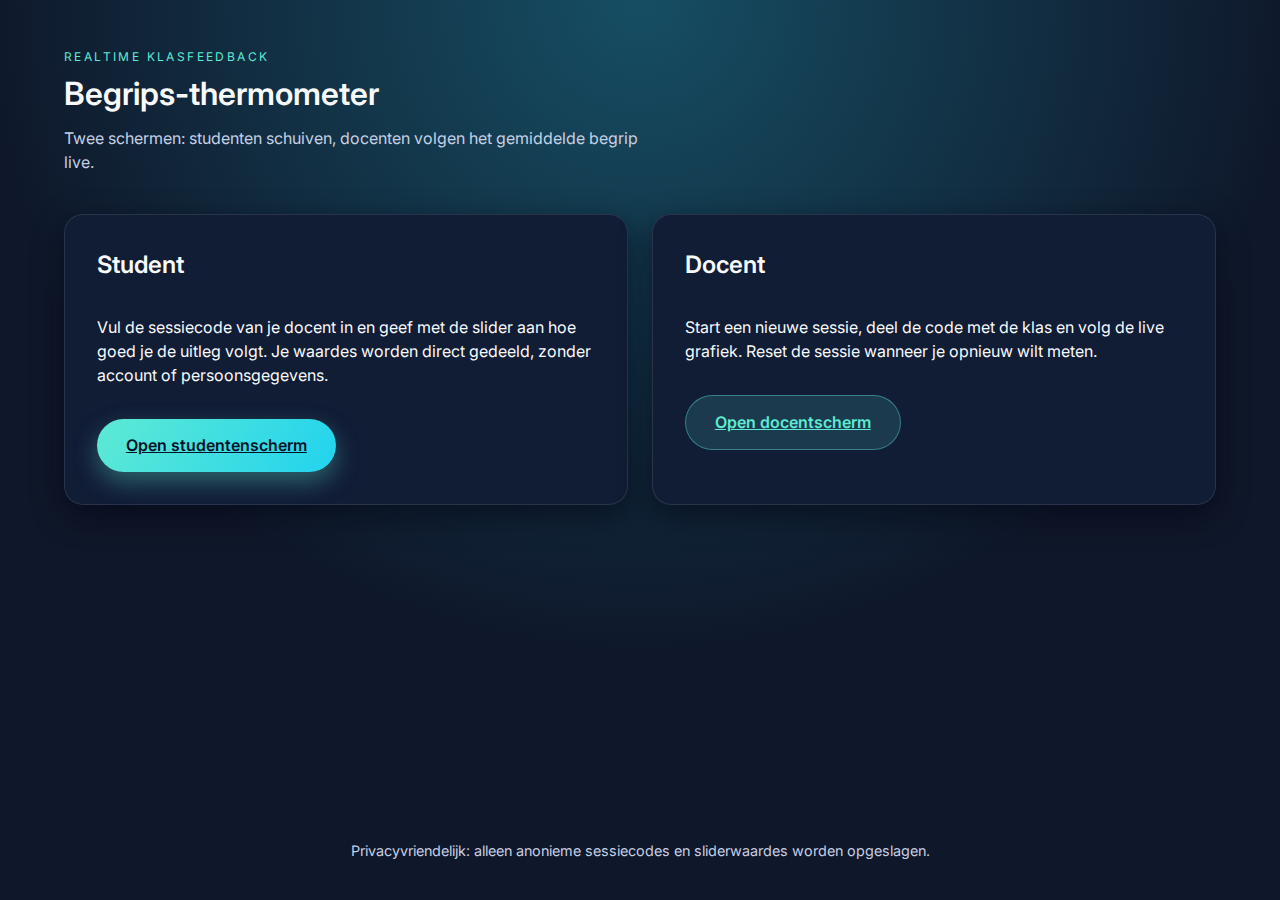
<file: index.html>
<!DOCTYPE html>
<html lang="nl">
  <head>
    <meta charset="UTF-8" />
    <meta name="viewport" content="width=device-width, initial-scale=1.0" />
    <title>Begrips-thermometer</title>
    <link rel="stylesheet" href="css/styles.css" />
  </head>
  <body class="landing">
    <header class="page-header">
      <div>
        <p class="eyebrow">Realtime klasfeedback</p>
        <h1>Begrips-thermometer</h1>
        <p class="subtitle">
          Twee schermen: studenten schuiven, docenten volgen het gemiddelde begrip live.
        </p>
      </div>
    </header>

    <main class="landing-main">
      <section class="card-grid">
        <article class="card">
          <h2>Student</h2>
          <p>
            Vul de sessiecode van je docent in en geef met de slider aan hoe goed je de uitleg volgt.
            Je waardes worden direct gedeeld, zonder account of persoonsgegevens.
          </p>
          <a class="primary-btn" href="student.html">Open studentenscherm</a>
        </article>
        <article class="card">
          <h2>Docent</h2>
          <p>
            Start een nieuwe sessie, deel de code met de klas en volg de live grafiek. Reset de sessie
            wanneer je opnieuw wilt meten.
          </p>
          <a class="secondary-btn" href="docent.html">Open docentscherm</a>
        </article>
      </section>
    </main>

    <footer class="page-footer">
      <p>Privacyvriendelijk: alleen anonieme sessiecodes en sliderwaardes worden opgeslagen.</p>
    </footer>
  </body>
</html>
</file>
<file: css/styles.css>
@import url("https://fonts.googleapis.com/css2?family=Inter:wght@400;500;600;700&display=swap");

:root {
  color-scheme: light;
  font-family: "Inter", system-ui, -apple-system, BlinkMacSystemFont, "Segoe UI", sans-serif;
  --bg: #0f172a;
  --card: #111c35;
  --card-soft: #162443;
  --text: #f8fafc;
  --muted: #c6d0e4;
  --border: rgba(255, 255, 255, 0.1);
  --accent: #5eead4;
  --accent-strong: #22d3ee;
  --danger: #f43f5e;
  --warning: #fbbf24;
  --success: #22c55e;
}

*,
*::before,
*::after {
  box-sizing: border-box;
}

body {
  margin: 0;
  min-height: 100vh;
  background: radial-gradient(circle at top, #1e3a8a, #0f172a 50%);
  color: var(--text);
  font-size: 16px;
  line-height: 1.5;
  display: flex;
  flex-direction: column;
}

body.locked {
  overflow: hidden;
}

body.locked main,
body.locked header,
body.locked footer {
  filter: blur(8px);
  pointer-events: none;
  user-select: none;
}

.landing {
  background: radial-gradient(circle at top, #164e63, #0f172a 60%);
}

a {
  color: inherit;
}

main {
  width: min(1200px, 100%);
  margin: 0 auto;
  padding: 0 1.5rem 2rem;
  flex: 1;
}

.page-header {
  width: min(1200px, 100%);
  margin: 0 auto;
  padding: 3rem 1.5rem 1.5rem;
}

.page-header.compact {
  padding-bottom: 0.5rem;
}

.page-footer {
  margin: 0 auto;
  width: min(1200px, 100%);
  padding: 1.5rem;
  color: var(--muted);
  font-size: 0.9rem;
  text-align: center;
}

.page-footer.compact {
  padding-top: 0.5rem;
}

.eyebrow {
  letter-spacing: 0.2em;
  text-transform: uppercase;
  font-size: 0.75rem;
  color: var(--accent);
  margin: 0 0 0.25rem;
}

h1,
h2,
h3 {
  margin: 0;
  font-weight: 600;
}

.subtitle {
  margin-top: 0.5rem;
  color: var(--muted);
  max-width: 60ch;
}

.landing-main {
  padding-top: 0;
}

.card-grid {
  display: grid;
  grid-template-columns: repeat(auto-fit, minmax(280px, 1fr));
  gap: 1.5rem;
}

.card {
  background: var(--card);
  border-radius: 1.2rem;
  padding: 2rem;
  border: 1px solid var(--border);
  box-shadow: 0 10px 30px rgba(3, 7, 18, 0.6);
  display: flex;
  flex-direction: column;
  gap: 1rem;
}

.primary-btn,
.secondary-btn,
.ghost-btn {
  border: none;
  border-radius: 999px;
  padding: 0.9rem 1.8rem;
  font-size: 1rem;
  font-weight: 600;
  cursor: pointer;
  transition: transform 0.2s ease, box-shadow 0.2s ease, background 0.2s ease;
  text-align: center;
}

.primary-btn {
  background: linear-gradient(120deg, var(--accent), var(--accent-strong));
  color: #051327;
  box-shadow: 0 10px 25px rgba(94, 234, 212, 0.35);
}

.primary-btn:hover {
  transform: translateY(-1px);
}

.secondary-btn {
  background: rgba(94, 234, 212, 0.15);
  color: var(--accent);
  border: 1px solid rgba(94, 234, 212, 0.4);
}

.ghost-btn {
  background: transparent;
  border: 1px solid var(--border);
  color: var(--muted);
}

.ghost-btn:disabled {
  opacity: 0.4;
  cursor: not-allowed;
}

.content-card {
  background: var(--card);
  border-radius: 1.2rem;
  padding: 2rem;
  border: 1px solid var(--border);
  box-shadow: 0 15px 40px rgba(2, 6, 23, 0.7);
  display: flex;
  flex-direction: column;
  gap: 2rem;
}

.stack {
  display: flex;
  flex-direction: column;
}

.gap {
  gap: 0.5rem;
}

.input-row {
  display: flex;
  gap: 0.75rem;
}

input[type="text"] {
  flex: 1;
  border-radius: 0.9rem;
  border: 1px solid var(--border);
  background: rgba(15, 23, 42, 0.4);
  padding: 0.9rem 1rem;
  font-size: 1.1rem;
  color: var(--text);
  outline: none;
  transition: border 0.2s ease;
}

input[type="text"]:focus {
  border-color: var(--accent);
}

.form-hint {
  color: var(--muted);
  font-size: 0.9rem;
  margin: 0;
}

.status-message {
  min-height: 1.2rem;
  font-size: 0.9rem;
  color: var(--muted);
}

.status-message.error {
  color: var(--danger);
}

.hidden {
  display: none;
}

#sliderSection {
  display: flex;
  flex-direction: column;
  gap: 1rem;
}

.question-title {
  font-size: 1.15rem;
  font-weight: 600;
  margin: 0;
}

.slider-header {
  display: flex;
  justify-content: space-between;
  font-weight: 600;
}

input[type="range"] {
  -webkit-appearance: none;
  appearance: none;
  width: 100%;
  height: 20px;
  border-radius: 999px;
  background: linear-gradient(90deg, #ef4444, #f97316, #22c55e);
  outline: none;
  transition: box-shadow 0.2s ease;
}

input[type="range"]::-webkit-slider-thumb {
  -webkit-appearance: none;
  appearance: none;
  width: 28px;
  height: 28px;
  border-radius: 50%;
  background: var(--thumb-color, #fff);
  border: 3px solid rgba(255, 255, 255, 0.65);
  box-shadow: 0 6px 16px rgba(0, 0, 0, 0.4);
  cursor: grab;
}

input[type="range"]::-moz-range-thumb {
  width: 28px;
  height: 28px;
  border-radius: 50%;
  background: var(--thumb-color, #fff);
  border: 3px solid rgba(255, 255, 255, 0.65);
  box-shadow: 0 6px 16px rgba(0, 0, 0, 0.4);
  cursor: grab;
}

.value-label {
  font-size: 2rem;
  font-weight: 600;
  text-align: center;
  color: var(--accent);
  margin: 0;
}

.privacy-note {
  color: var(--muted);
  font-size: 0.85rem;
  text-align: center;
  margin: 0;
}

.docent-grid {
  display: grid;
  grid-template-columns: repeat(auto-fit, minmax(320px, 1fr));
  gap: 1.5rem;
  padding-top: 0;
}

.session-card,
.chart-card {
  background: var(--card);
  border-radius: 1.2rem;
  border: 1px solid var(--border);
  padding: 2rem;
  box-shadow: 0 15px 40px rgba(2, 6, 23, 0.7);
  display: flex;
  flex-direction: column;
  gap: 1.25rem;
}

.session-code {
  display: flex;
  flex-direction: column;
  gap: 0.3rem;
  font-size: 1.1rem;
}

.session-code strong {
  font-size: 3rem;
  letter-spacing: 0.2em;
}

.button-row {
  display: flex;
  flex-wrap: wrap;
  gap: 0.75rem;
}

.stats-grid {
  display: grid;
  grid-template-columns: repeat(2, minmax(0, 1fr));
  gap: 1rem;
  padding-top: 0.5rem;
}

.question-picker {
  border-top: 1px solid var(--border);
  padding-top: 1.5rem;
}

.question-options {
  display: grid;
  gap: 0.75rem;
  margin-top: 0.75rem;
}

.question-option {
  display: flex;
  align-items: flex-start;
  gap: 0.75rem;
  border: 1px solid var(--border);
  border-radius: 1rem;
  padding: 0.85rem 1rem;
  background: rgba(255, 255, 255, 0.02);
  cursor: pointer;
  transition: border 0.2s ease, background 0.2s ease;
}

.question-option input {
  margin-top: 0.3rem;
}

.question-option strong {
  display: block;
  margin-bottom: 0.2rem;
}

.question-option.active {
  border-color: var(--accent);
  background: rgba(94, 234, 212, 0.08);
}

.huge {
  font-size: 2.5rem;
  font-weight: 600;
  margin: 0.2rem 0 0;
}

.chart-header h2 {
  margin-bottom: 0.3rem;
}

.active-question {
  background: rgba(15, 23, 42, 0.4);
  border: 1px solid var(--border);
  border-radius: 0.9rem;
  padding: 1rem 1.25rem;
}

.question-label-row {
  display: flex;
  justify-content: space-between;
  font-weight: 600;
  gap: 1rem;
  font-size: 0.95rem;
  color: var(--muted);
}

.live-meter {
  display: flex;
  flex-direction: column;
  gap: 0.85rem;
  margin-top: 1rem;
}

.meter-track {
  position: relative;
  height: 62px;
  border-radius: 999px;
  border: 1px solid var(--border);
  overflow: hidden;
  background: rgba(15, 23, 42, 0.8);
}

.meter-gradient {
  position: absolute;
  inset: 0;
  background: linear-gradient(90deg, #f43f5e 0%, #f97316 50%, #22c55e 100%);
  opacity: 0.35;
}

.meter-track.empty .meter-gradient {
  opacity: 0.15;
}

.meter-pointer {
  position: absolute;
  top: 50%;
  left: 0%;
  transform: translate(-50%, -50%);
  background: var(--accent);
  padding: 0.5rem 0.9rem;
  border-radius: 999px;
  font-weight: 600;
  color: #031017;
  box-shadow: 0 10px 25px rgba(3, 7, 18, 0.45);
  transition: left 0.2s ease, background 0.2s ease;
  pointer-events: none;
}

.meter-scale {
  display: flex;
  justify-content: space-between;
  font-weight: 600;
  color: var(--muted);
}

.chart-footer {
  color: var(--muted);
  font-size: 0.85rem;
  margin: 0;
}

.landing .card a {
  align-self: flex-start;
}

.input-row button {
  flex-shrink: 0;
}

.status-message.success {
  color: var(--success);
}

body.session-live .chart-card {
  grid-column: span 2;
  min-height: 500px;
}

body.session-live .docent-grid {
  grid-template-columns: minmax(320px, 360px) 1fr;
}

@media (max-width: 1024px) {
  body.session-live .chart-card {
    grid-column: span 1;
  }

  body.session-live .docent-grid {
    grid-template-columns: 1fr;
  }
}

.pin-gate {
  position: fixed;
  inset: 0;
  background: rgba(2, 6, 23, 0.92);
  backdrop-filter: blur(8px);
  z-index: 999;
  display: flex;
  align-items: center;
  justify-content: center;
  padding: 1.5rem;
}

.pin-gate.hidden {
  display: none;
}

.pin-card {
  background: var(--card);
  border-radius: 1.2rem;
  border: 1px solid var(--border);
  padding: 2rem;
  width: min(420px, 100%);
  box-shadow: 0 25px 60px rgba(2, 6, 23, 0.8);
}

.pin-card h2 {
  margin: 0 0 0.5rem;
}

.pin-card .subtitle {
  margin-bottom: 1.25rem;
}

@media (max-width: 640px) {
  .input-row {
    flex-direction: column;
  }

  .session-code strong {
    font-size: 2.4rem;
  }

  .button-row {
    flex-direction: column;
  }
}
</file>
